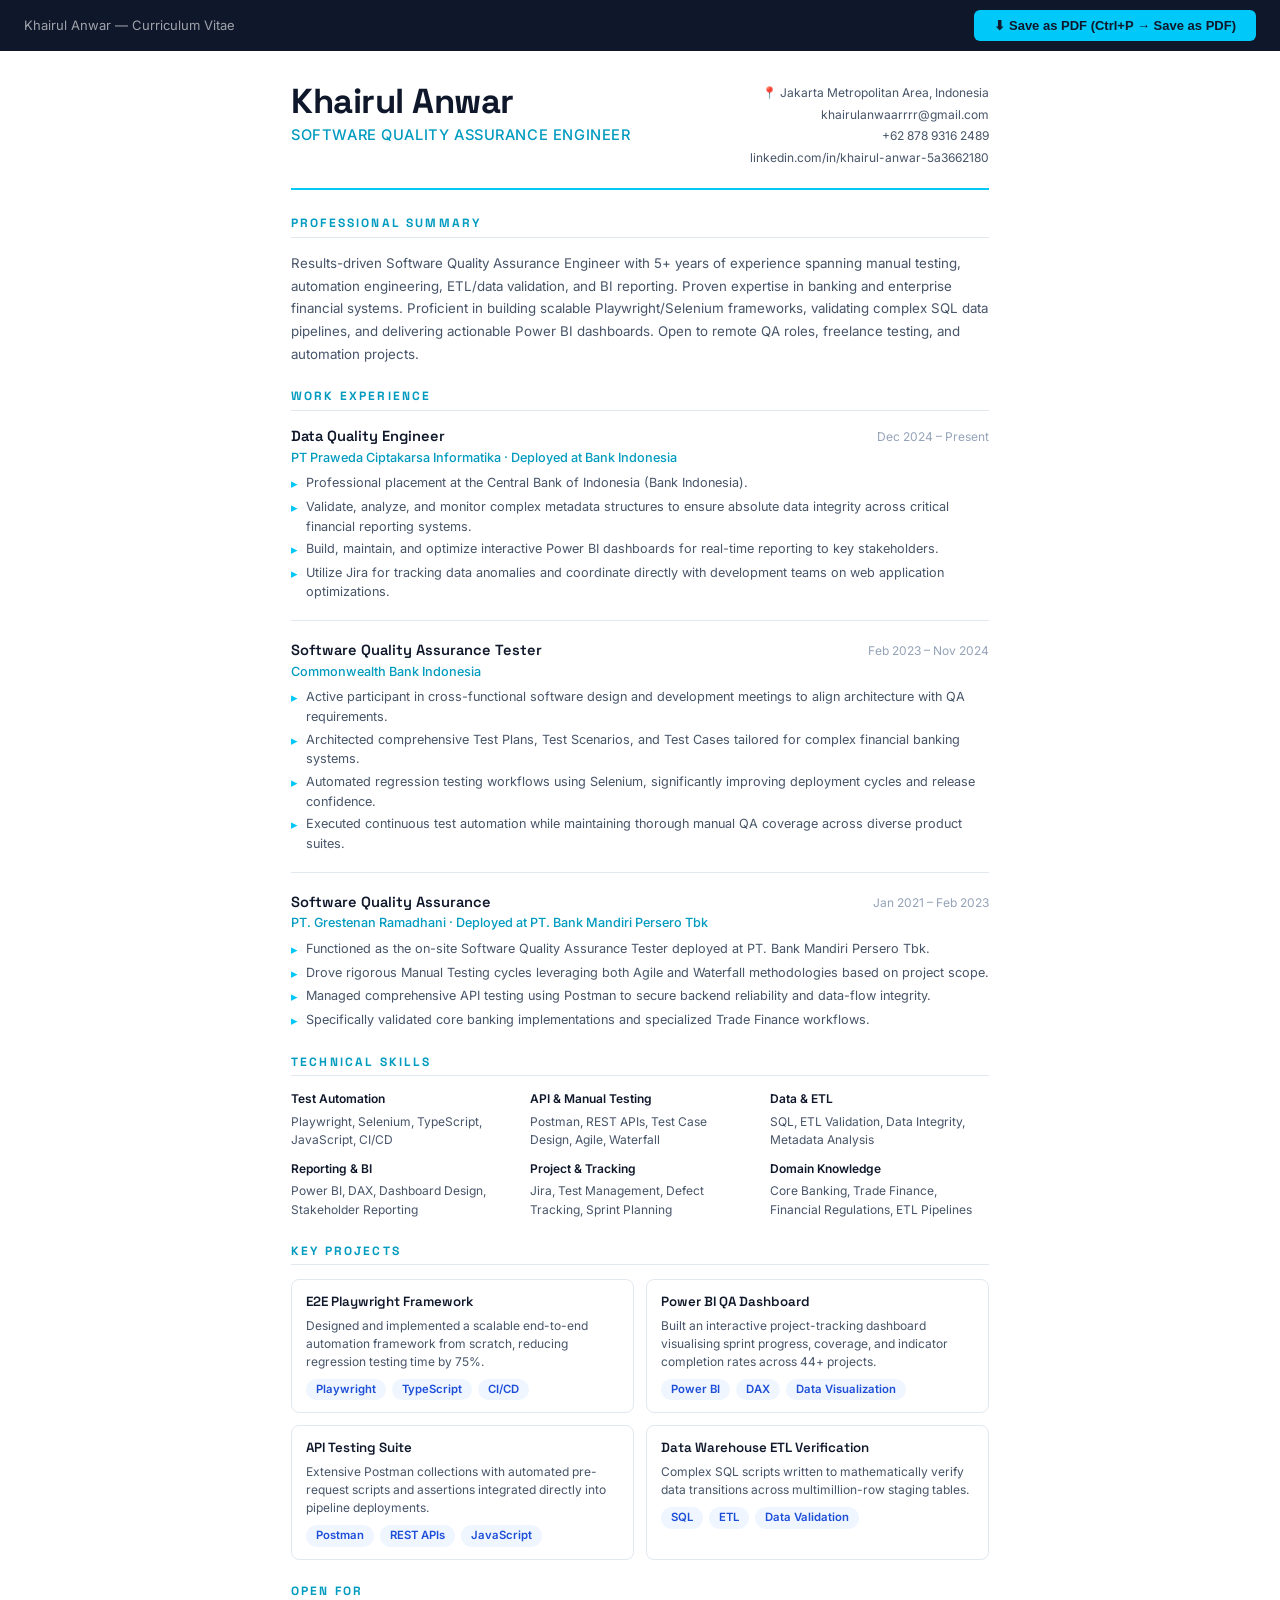
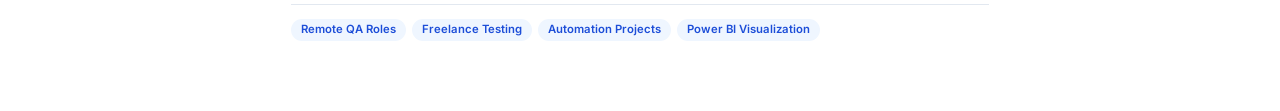
<file: cv.html>
<!DOCTYPE html>
<html lang="en">

<head>
    <meta charset="UTF-8" />
    <meta name="viewport" content="width=device-width, initial-scale=1.0" />
    <title>Khairul Anwar — CV | QA Engineer</title>
    <link
        href="https://fonts.googleapis.com/css2?family=Inter:wght@300;400;500;600;700&family=Space+Grotesk:wght@400;500;600;700&display=swap"
        rel="stylesheet" />
    <style>
        *,
        *::before,
        *::after {
            box-sizing: border-box;
            margin: 0;
            padding: 0;
        }

        :root {
            --cyan: #00c8f8;
            --cyan-dark: #009bbf;
            --text: #0f172a;
            --muted: #475569;
            --light: #94a3b8;
            --border: #e2e8f0;
            --bg-tag: #eff6ff;
            --tag-text: #1d4ed8;
        }

        body {
            font-family: 'Inter', sans-serif;
            font-size: 10.5pt;
            color: var(--text);
            background: #fff;
            line-height: 1.55;
        }

        /* ── Page layout ── */
        .page {
            max-width: 794px;
            margin: 0 auto;
            padding: 40px 48px 48px;
        }

        /* ── Print button (screen only) ── */
        .print-bar {
            position: fixed;
            top: 0;
            left: 0;
            right: 0;
            background: #0f172a;
            color: #fff;
            display: flex;
            align-items: center;
            justify-content: space-between;
            padding: 10px 24px;
            font-family: 'Inter', sans-serif;
            font-size: 13px;
            z-index: 999;
        }

        .print-bar span {
            opacity: 0.6;
        }

        .print-btn {
            background: var(--cyan);
            color: #0f172a;
            font-weight: 700;
            border: none;
            border-radius: 6px;
            padding: 8px 20px;
            cursor: pointer;
            font-size: 13px;
            display: flex;
            align-items: center;
            gap: 6px;
            transition: opacity .2s;
        }

        .print-btn:hover {
            opacity: .85;
        }

        .print-spacer {
            height: 42px;
        }

        @media print {

            .print-bar,
            .print-spacer {
                display: none;
            }

            .page {
                padding: 28px 36px 36px;
            }

            body {
                font-size: 10pt;
            }
        }

        /* ── Header ── */
        header {
            display: flex;
            justify-content: space-between;
            align-items: flex-start;
            padding-bottom: 20px;
            border-bottom: 2.5px solid var(--cyan);
            margin-bottom: 24px;
        }

        .header-left h1 {
            font-family: 'Space Grotesk', sans-serif;
            font-size: 26pt;
            font-weight: 700;
            letter-spacing: -0.5px;
            color: #0f172a;
            line-height: 1.1;
        }

        .header-left .role {
            font-size: 11pt;
            font-weight: 500;
            color: var(--cyan-dark);
            margin-top: 4px;
            letter-spacing: 0.04em;
            text-transform: uppercase;
        }

        .header-right {
            text-align: right;
            font-size: 9pt;
            color: var(--muted);
            line-height: 1.8;
        }

        .header-right a {
            color: var(--muted);
            text-decoration: none;
        }

        .header-right a:hover {
            color: var(--cyan-dark);
        }

        /* ── Section ── */
        section {
            margin-bottom: 22px;
        }

        .section-title {
            font-family: 'Space Grotesk', sans-serif;
            font-size: 9pt;
            font-weight: 700;
            text-transform: uppercase;
            letter-spacing: 0.18em;
            color: var(--cyan-dark);
            border-bottom: 1px solid var(--border);
            padding-bottom: 4px;
            margin-bottom: 14px;
        }

        /* ── Summary ── */
        .summary {
            color: var(--muted);
            font-size: 10pt;
            line-height: 1.7;
        }

        /* ── Experience / Education ── */
        .entry {
            margin-bottom: 16px;
        }

        .entry:last-child {
            margin-bottom: 0;
        }

        .entry-header {
            display: flex;
            justify-content: space-between;
            align-items: baseline;
            flex-wrap: wrap;
            gap: 4px;
        }

        .entry-title {
            font-family: 'Space Grotesk', sans-serif;
            font-size: 11pt;
            font-weight: 600;
            color: #0f172a;
        }

        .entry-date {
            font-size: 9pt;
            color: var(--light);
            white-space: nowrap;
        }

        .entry-company {
            font-size: 9.5pt;
            font-weight: 500;
            color: var(--cyan-dark);
            margin-bottom: 6px;
        }

        .entry-list {
            list-style: none;
            padding: 0;
        }

        .entry-list li {
            display: flex;
            gap: 8px;
            font-size: 9.5pt;
            color: var(--muted);
            margin-bottom: 3px;
            line-height: 1.55;
        }

        .entry-list li::before {
            content: "▸";
            color: var(--cyan);
            flex-shrink: 0;
            margin-top: 1px;
        }

        /* ── Skills ── */
        .skills-grid {
            display: grid;
            grid-template-columns: repeat(3, 1fr);
            gap: 10px 20px;
        }

        .skill-group h4 {
            font-size: 9pt;
            font-weight: 600;
            color: #0f172a;
            margin-bottom: 4px;
        }

        .skill-group p {
            font-size: 9pt;
            color: var(--muted);
        }

        /* ── Tags ── */
        .tags {
            display: flex;
            flex-wrap: wrap;
            gap: 6px;
        }

        .tag {
            background: var(--bg-tag);
            color: var(--tag-text);
            border-radius: 99px;
            padding: 2px 10px;
            font-size: 8.5pt;
            font-weight: 600;
        }

        /* ── Projects ── */
        .projects-grid {
            display: grid;
            grid-template-columns: 1fr 1fr;
            gap: 12px;
        }

        .project-card {
            border: 1px solid var(--border);
            border-radius: 8px;
            padding: 12px 14px;
        }

        .project-card h4 {
            font-family: 'Space Grotesk', sans-serif;
            font-size: 10pt;
            font-weight: 600;
            color: #0f172a;
            margin-bottom: 4px;
        }

        .project-card p {
            font-size: 9pt;
            color: var(--muted);
            line-height: 1.5;
            margin-bottom: 8px;
        }

        /* ── Two-col layout ── */
        .two-col {
            display: grid;
            grid-template-columns: 1fr 1fr;
            gap: 28px;
        }

        /* ── Divider ── */
        hr {
            border: none;
            border-top: 1px solid var(--border);
            margin: 18px 0;
        }
    </style>
</head>

<body>

    <!-- Print bar (hidden on print) -->
    <div class="print-bar">
        <span>Khairul Anwar — Curriculum Vitae</span>
        <button class="print-btn" onclick="window.print()">
            ⬇ Save as PDF (Ctrl+P → Save as PDF)
        </button>
    </div>
    <div class="print-spacer"></div>

    <div class="page">

        <!-- ── Header ── -->
        <header>
            <div class="header-left">
                <h1>Khairul Anwar</h1>
                <div class="role">Software Quality Assurance Engineer</div>
            </div>
            <div class="header-right">
                <div>📍 Jakarta Metropolitan Area, Indonesia</div>
                <div><a href="mailto:khairulanwaarrrr@gmail.com">khairulanwaarrrr@gmail.com</a></div>
                <div><a href="https://api.whatsapp.com/send?phone=6287893162489">+62 878 9316 2489</a></div>
                <div><a href="https://www.linkedin.com/in/khairul-anwar-5a3662180/"
                        target="_blank">linkedin.com/in/khairul-anwar-5a3662180</a></div>
            </div>
        </header>

        <!-- ── Professional Summary ── -->
        <section>
            <div class="section-title">Professional Summary</div>
            <p class="summary">
                Results-driven Software Quality Assurance Engineer with 5+ years of experience spanning manual testing,
                automation engineering, ETL/data validation, and BI reporting. Proven expertise in banking and
                enterprise
                financial systems. Proficient in building scalable Playwright/Selenium frameworks, validating complex
                SQL data pipelines, and delivering
                actionable
                Power BI dashboards. Open to remote QA roles, freelance testing, and automation projects.
            </p>
        </section>

        <!-- ── Work Experience ── -->
        <section>
            <div class="section-title">Work Experience</div>

            <div class="entry">
                <div class="entry-header">
                    <span class="entry-title">Data Quality Engineer</span>
                    <span class="entry-date">Dec 2024 – Present</span>
                </div>
                <div class="entry-company">PT Praweda Ciptakarsa Informatika · Deployed at Bank Indonesia</div>
                <ul class="entry-list">
                    <li>Professional placement at the Central Bank of Indonesia (Bank Indonesia).</li>
                    <li>Validate, analyze, and monitor complex metadata structures to ensure absolute data integrity
                        across critical financial reporting systems.</li>
                    <li>Build, maintain, and optimize interactive Power BI dashboards for real-time reporting to key
                        stakeholders.</li>
                    <li>Utilize Jira for tracking data anomalies and coordinate directly with development teams on web
                        application optimizations.</li>
                </ul>
            </div>

            <hr />

            <div class="entry">
                <div class="entry-header">
                    <span class="entry-title">Software Quality Assurance Tester</span>
                    <span class="entry-date">Feb 2023 – Nov 2024</span>
                </div>
                <div class="entry-company">Commonwealth Bank Indonesia</div>
                <ul class="entry-list">
                    <li>Active participant in cross-functional software design and development meetings to align
                        architecture with QA requirements.</li>
                    <li>Architected comprehensive Test Plans, Test Scenarios, and Test Cases tailored for complex
                        financial banking systems.</li>
                    <li>Automated regression testing workflows using Selenium, significantly improving deployment cycles
                        and release confidence.</li>
                    <li>Executed continuous test automation while maintaining thorough manual QA coverage across diverse
                        product suites.</li>
                </ul>
            </div>

            <hr />

            <div class="entry">
                <div class="entry-header">
                    <span class="entry-title">Software Quality Assurance</span>
                    <span class="entry-date">Jan 2021 – Feb 2023</span>
                </div>
                <div class="entry-company">PT. Grestenan Ramadhani · Deployed at PT. Bank Mandiri Persero Tbk</div>
                <ul class="entry-list">
                    <li>Functioned as the on-site Software Quality Assurance Tester deployed at PT. Bank Mandiri Persero
                        Tbk.</li>
                    <li>Drove rigorous Manual Testing cycles leveraging both Agile and Waterfall methodologies based on
                        project scope.</li>
                    <li>Managed comprehensive API testing using Postman to secure backend reliability and data-flow
                        integrity.</li>
                    <li>Specifically validated core banking implementations and specialized Trade Finance workflows.
                    </li>
                </ul>
            </div>
        </section>

        <!-- ── Skills ── -->
        <section>
            <div class="section-title">Technical Skills</div>
            <div class="skills-grid">
                <div class="skill-group">
                    <h4>Test Automation</h4>
                    <p>Playwright, Selenium, TypeScript, JavaScript, CI/CD</p>
                </div>
                <div class="skill-group">
                    <h4>API & Manual Testing</h4>
                    <p>Postman, REST APIs, Test Case Design, Agile, Waterfall</p>
                </div>
                <div class="skill-group">
                    <h4>Data & ETL</h4>
                    <p>SQL, ETL Validation, Data Integrity, Metadata Analysis</p>
                </div>
                <div class="skill-group">
                    <h4>Reporting & BI</h4>
                    <p>Power BI, DAX, Dashboard Design, Stakeholder Reporting</p>
                </div>
                <div class="skill-group">
                    <h4>Project & Tracking</h4>
                    <p>Jira, Test Management, Defect Tracking, Sprint Planning</p>
                </div>
                <div class="skill-group">
                    <h4>Domain Knowledge</h4>
                    <p>Core Banking, Trade Finance, Financial Regulations, ETL Pipelines</p>
                </div>
            </div>
        </section>

        <!-- ── Key Projects ── -->
        <section>
            <div class="section-title">Key Projects</div>
            <div class="projects-grid">
                <div class="project-card">
                    <h4>E2E Playwright Framework</h4>
                    <p>Designed and implemented a scalable end-to-end automation framework from scratch, reducing
                        regression testing time by 75%.</p>
                    <div class="tags">
                        <span class="tag">Playwright</span>
                        <span class="tag">TypeScript</span>
                        <span class="tag">CI/CD</span>
                    </div>
                </div>
                <div class="project-card">
                    <h4>Power BI QA Dashboard</h4>
                    <p>Built an interactive project-tracking dashboard visualising sprint progress, coverage, and
                        indicator completion rates across 44+ projects.</p>
                    <div class="tags">
                        <span class="tag">Power BI</span>
                        <span class="tag">DAX</span>
                        <span class="tag">Data Visualization</span>
                    </div>
                </div>
                <div class="project-card">
                    <h4>API Testing Suite</h4>
                    <p>Extensive Postman collections with automated pre-request scripts and assertions integrated
                        directly into pipeline deployments.</p>
                    <div class="tags">
                        <span class="tag">Postman</span>
                        <span class="tag">REST APIs</span>
                        <span class="tag">JavaScript</span>
                    </div>
                </div>
                <div class="project-card">
                    <h4>Data Warehouse ETL Verification</h4>
                    <p>Complex SQL scripts written to mathematically verify data transitions across multimillion-row
                        staging tables.</p>
                    <div class="tags">
                        <span class="tag">SQL</span>
                        <span class="tag">ETL</span>
                        <span class="tag">Data Validation</span>
                    </div>
                </div>
            </div>
        </section>

        <!-- ── Open To ── -->
        <section>
            <div class="section-title">Open For</div>
            <div class="tags">
                <span class="tag">Remote QA Roles</span>
                <span class="tag">Freelance Testing</span>
                <span class="tag">Automation Projects</span>
                <span class="tag">Power BI Visualization</span>
            </div>
        </section>

    </div>

</body>

</html>
</file>
